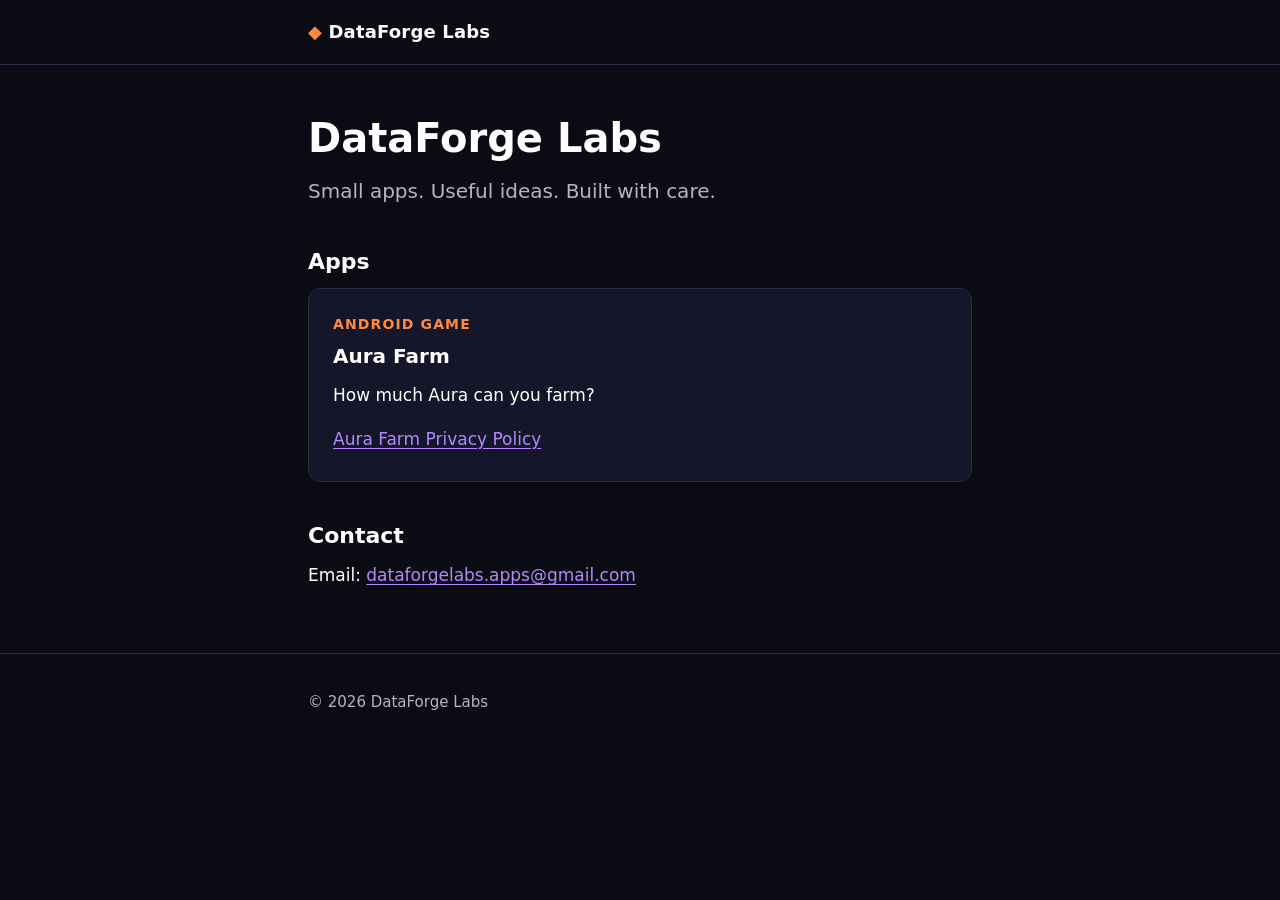
<file: index.html>
<!DOCTYPE html>
<html lang="en">
<head>
  <meta charset="utf-8">
  <meta name="viewport" content="width=device-width, initial-scale=1">
  <title>DataForge Labs</title>
  <meta name="description" content="DataForge Labs builds small, focused apps and digital products.">
  <link rel="icon" href="data:,">
  <link rel="stylesheet" href="/assets/css/site.css">
</head>
<body>
  <a class="skip-link" href="#main">Skip to content</a>

  <header class="site-header">
    <div class="container">
      <a class="brand" href="/"><span class="brand-mark" aria-hidden="true">&#9670;</span> DataForge Labs</a>
    </div>
  </header>

  <main id="main" class="container">
    <h1>DataForge Labs</h1>
    <p class="lead">Small apps. Useful ideas. Built with care.</p>

    <section aria-labelledby="apps-heading">
      <h2 id="apps-heading">Apps</h2>

      <article class="card" aria-labelledby="aura-farm-heading">
        <p class="eyebrow">Android game</p>
        <h3 id="aura-farm-heading">Aura Farm</h3>
        <p>How much Aura can you farm?</p>
        <ul class="card-links">
          <li><a href="/aura-farm/privacy/">Aura Farm Privacy Policy</a></li>
        </ul>
      </article>
    </section>

    <section aria-labelledby="contact-heading">
      <h2 id="contact-heading">Contact</h2>
      <p>Email: <a href="mailto:dataforgelabs.apps@gmail.com">dataforgelabs.apps@gmail.com</a></p>
    </section>
  </main>

  <footer class="site-footer">
    <div class="container">
      <p>&copy; 2026 DataForge Labs</p>
    </div>
  </footer>
</body>
</html>
</file>
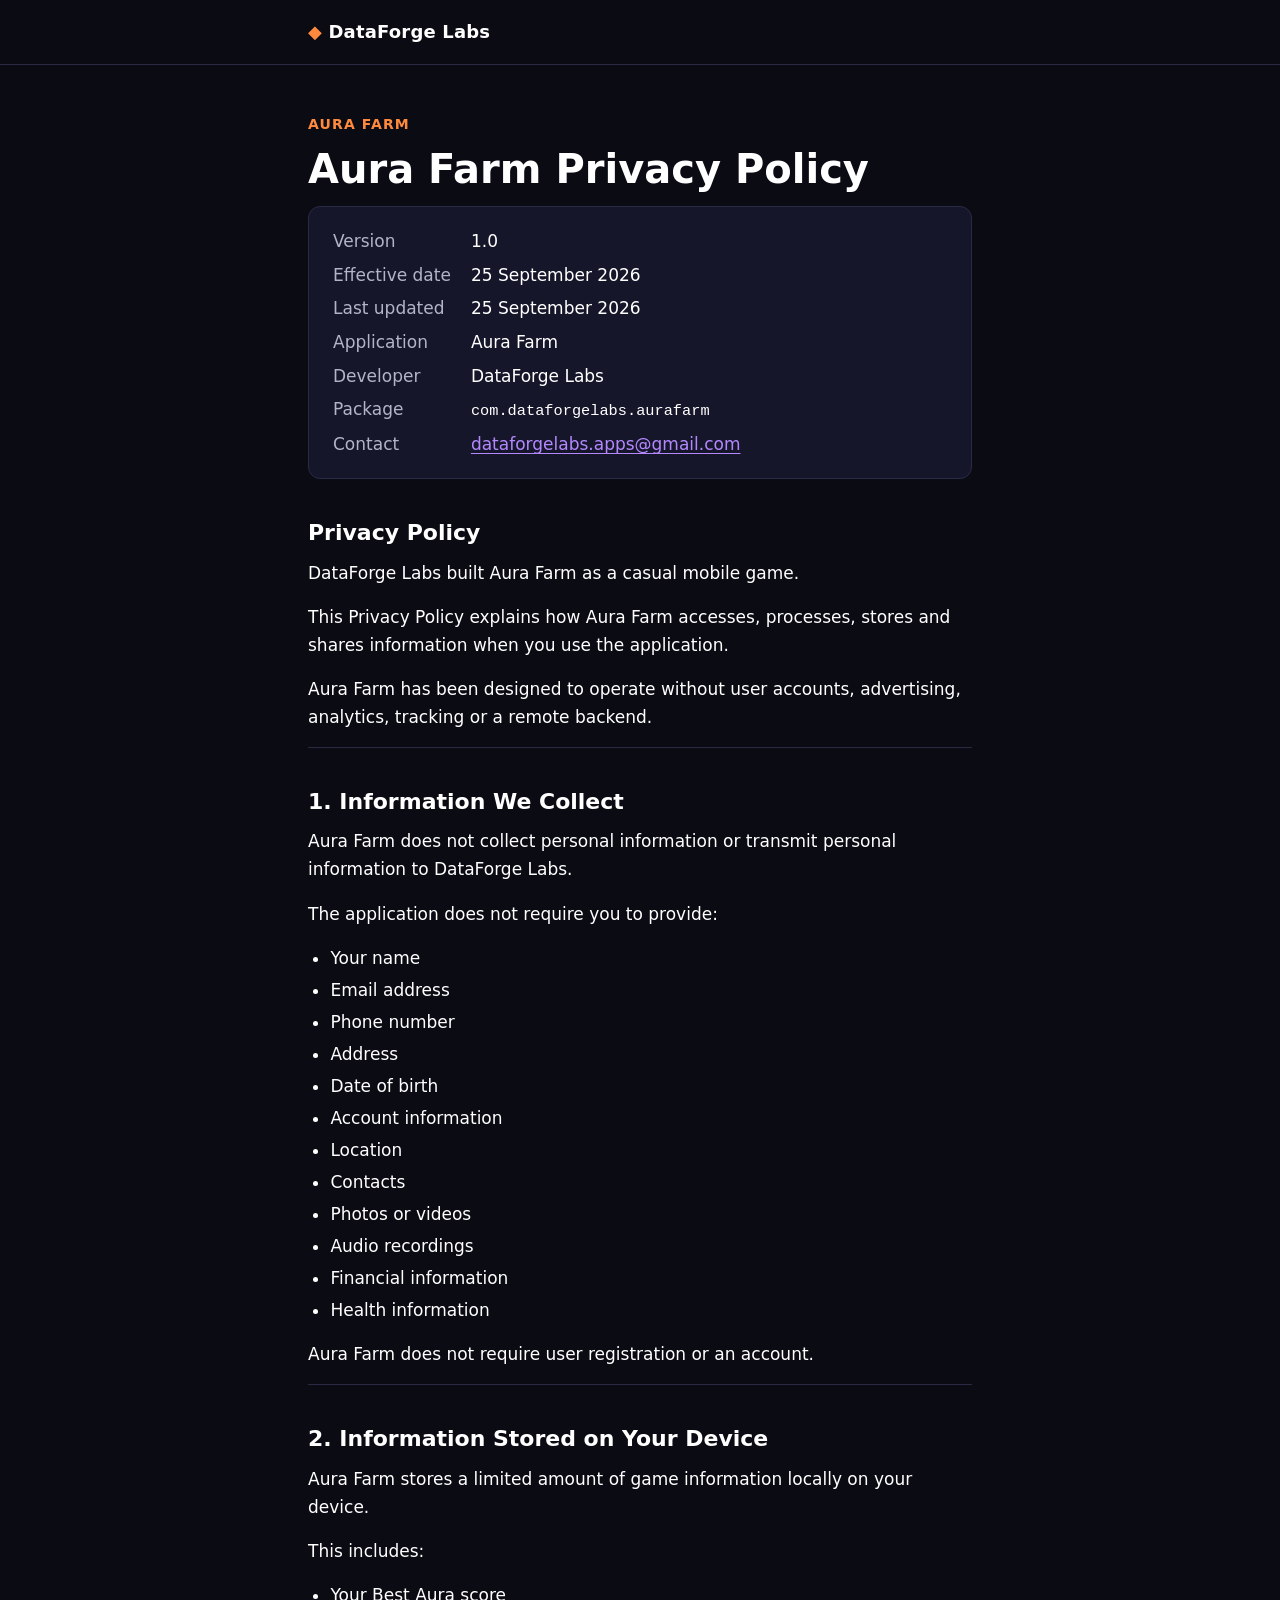
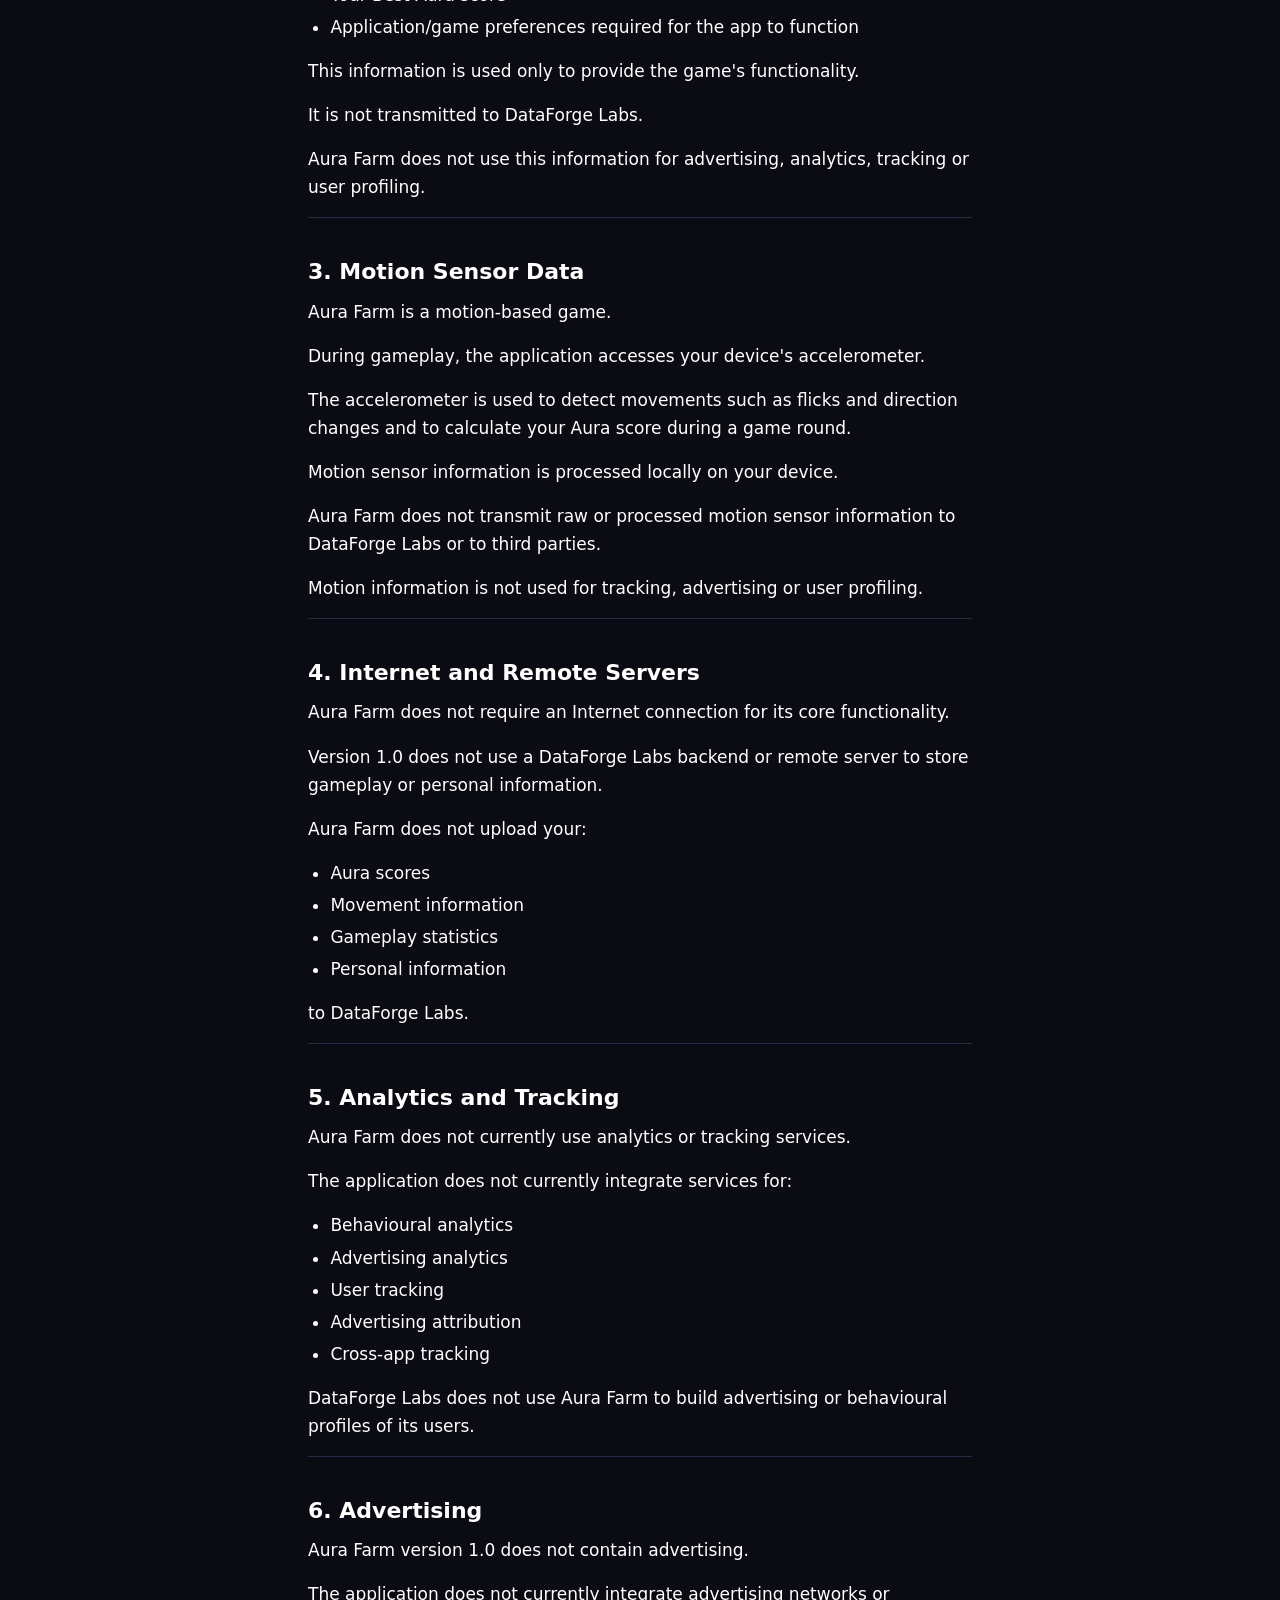
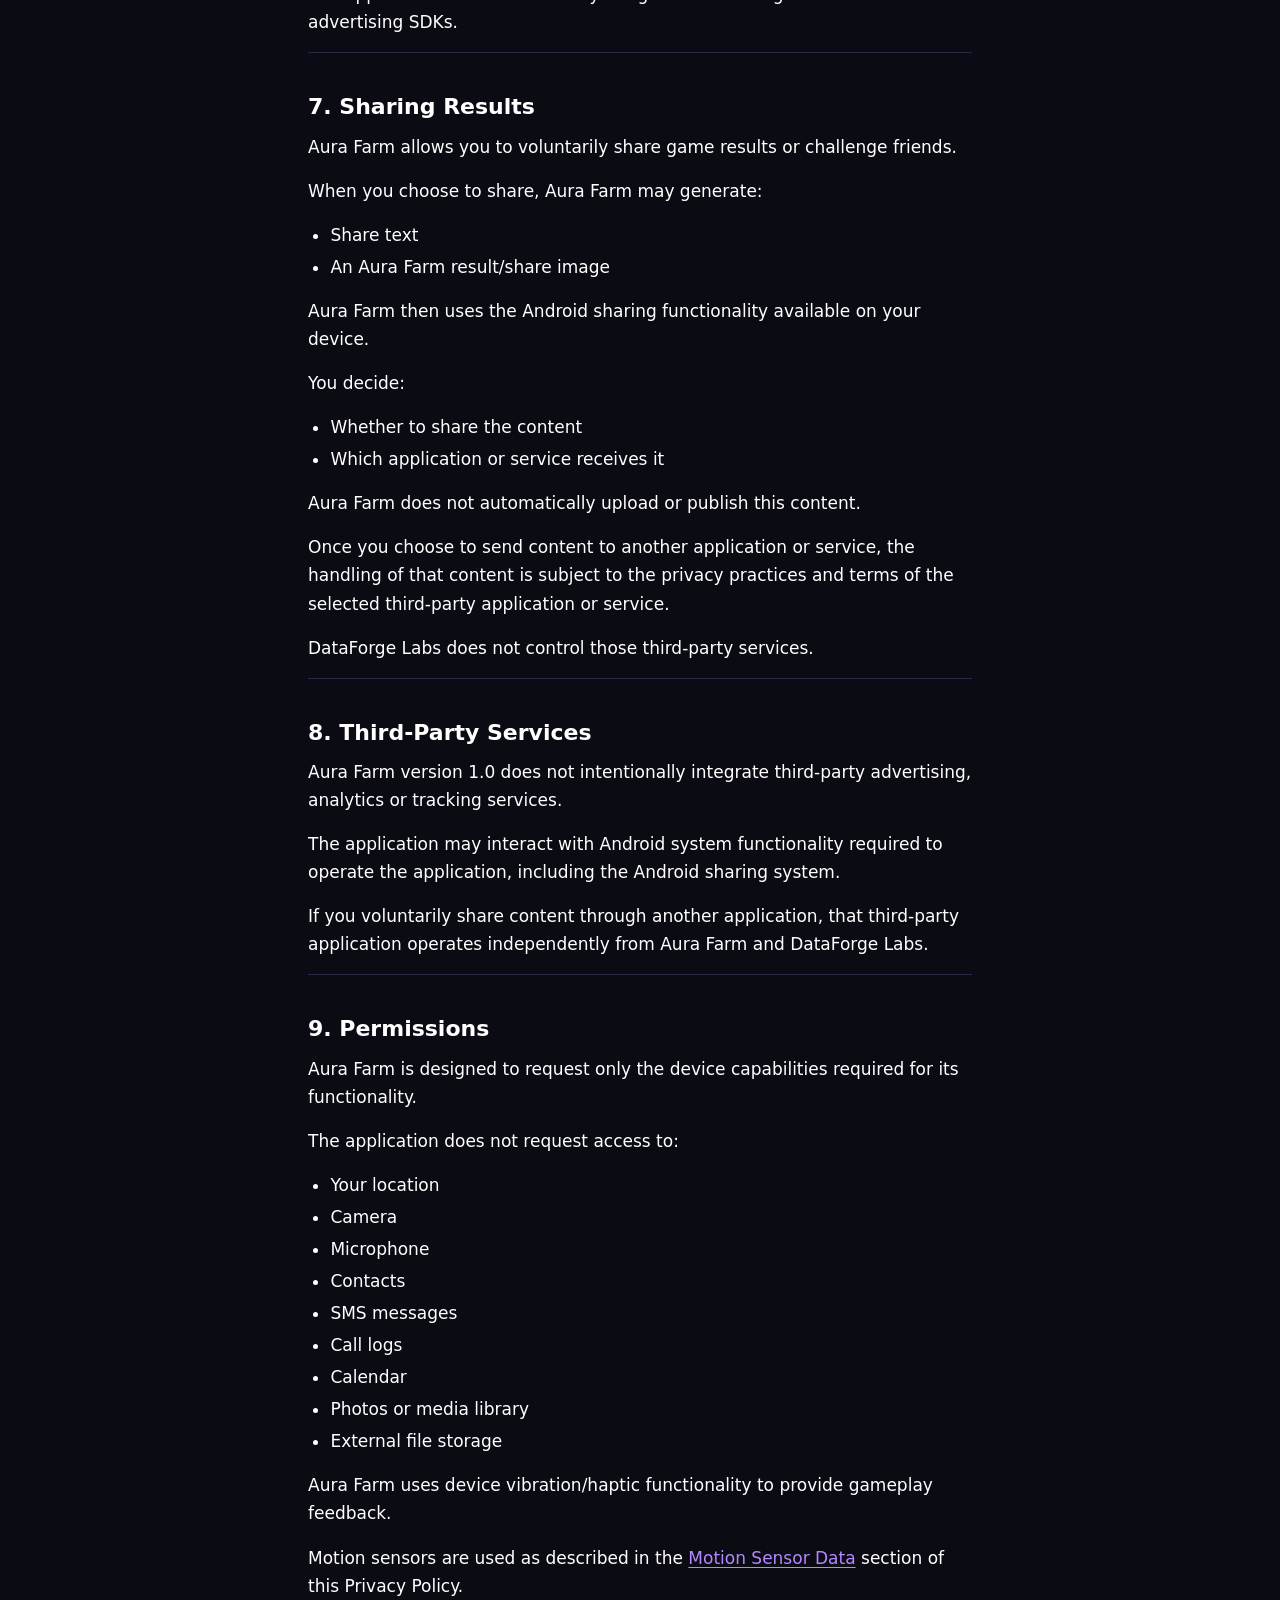
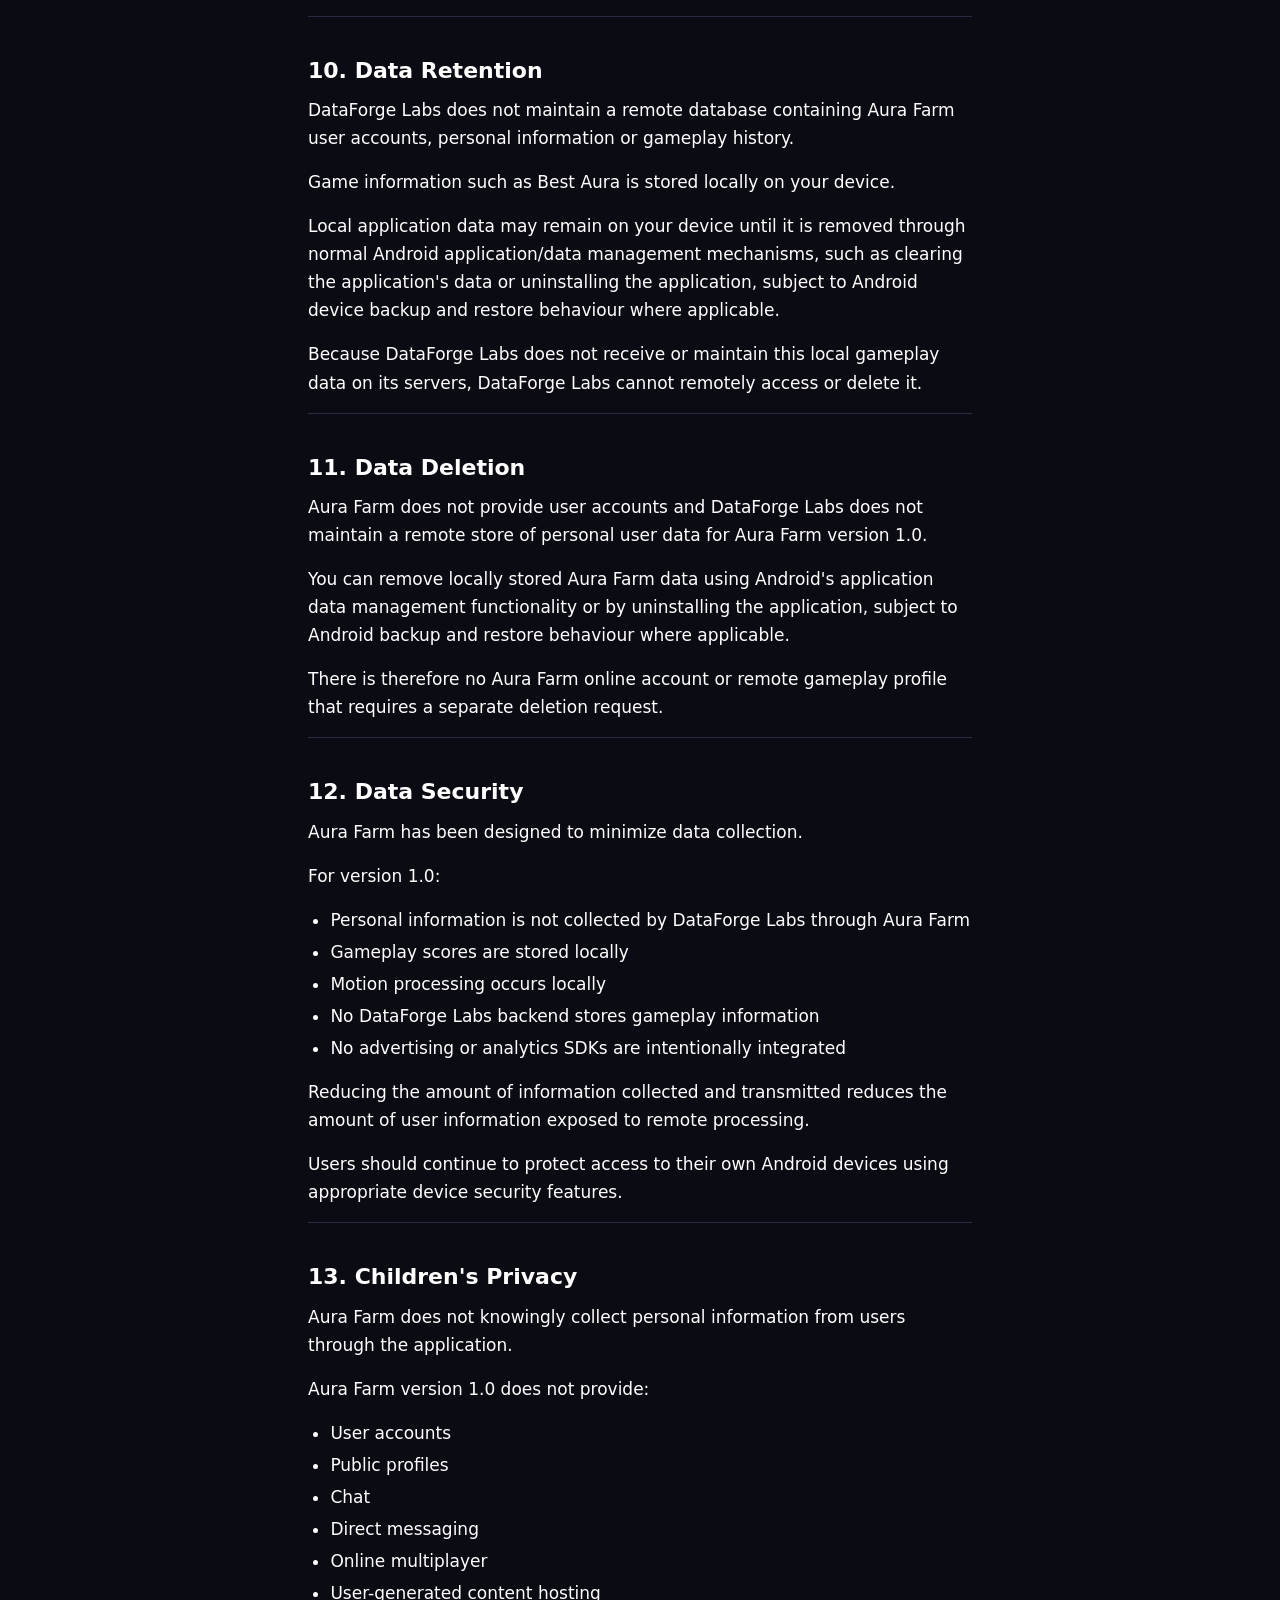
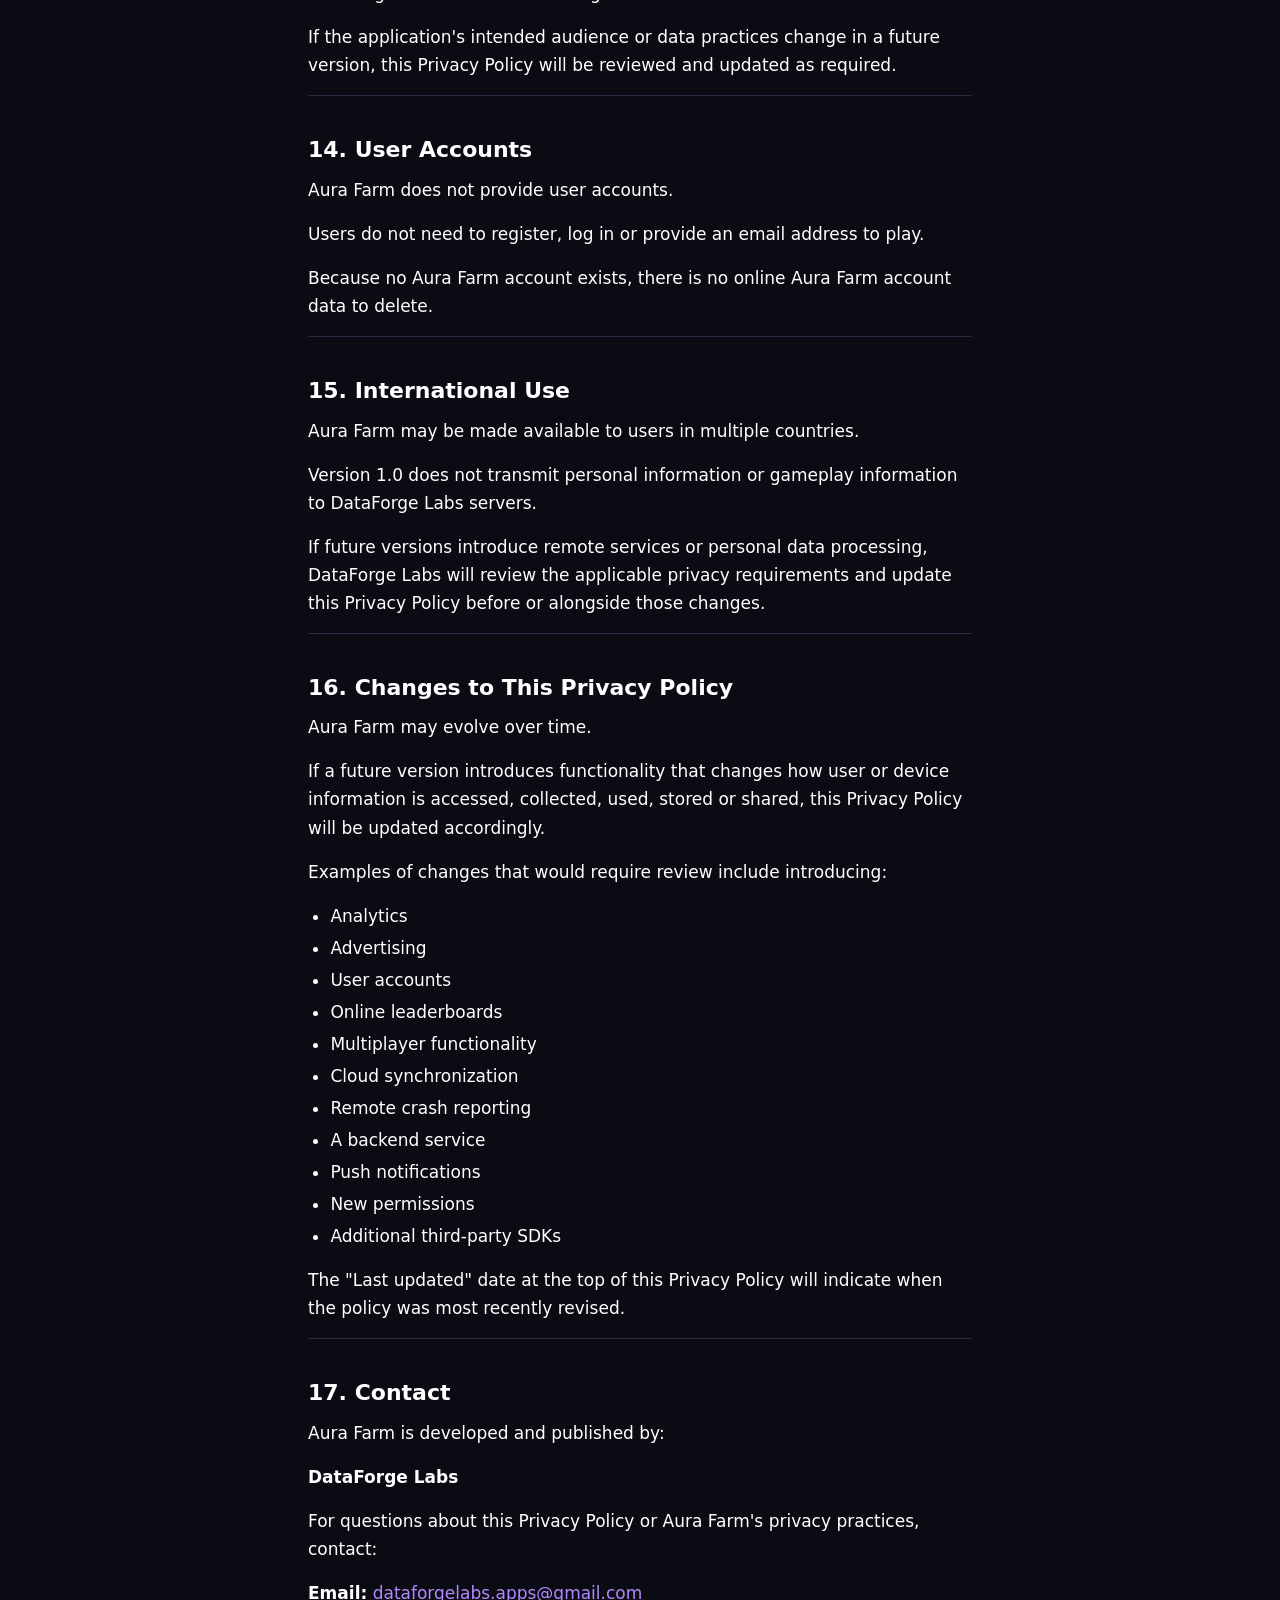
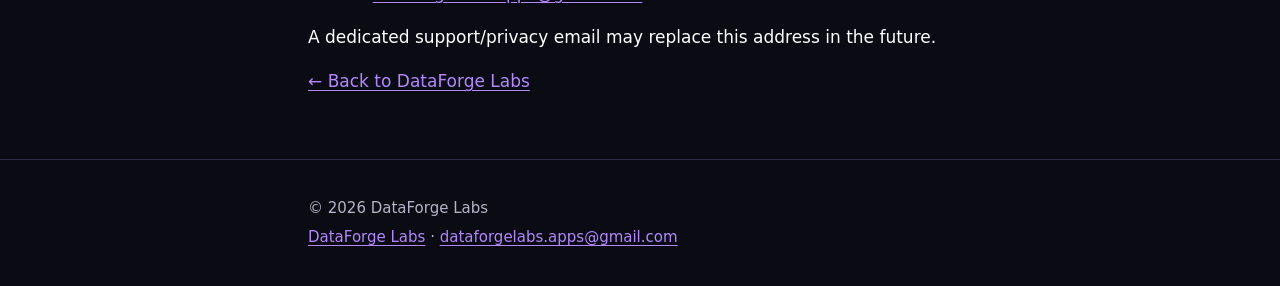
<file: aura-farm/privacy/index.html>
<!DOCTYPE html>
<html lang="en">
<head>
  <meta charset="utf-8">
  <meta name="viewport" content="width=device-width, initial-scale=1">
  <title>Aura Farm Privacy Policy — DataForge Labs</title>
  <meta name="description" content="Privacy Policy for the Aura Farm Android game by DataForge Labs.">
  <link rel="icon" href="data:,">
  <link rel="stylesheet" href="/assets/css/site.css">
</head>
<body>
  <a class="skip-link" href="#main">Skip to content</a>

  <header class="site-header">
    <div class="container">
      <a class="brand" href="/"><span class="brand-mark" aria-hidden="true">&#9670;</span> DataForge Labs</a>
    </div>
  </header>

  <!-- Source: Aura Farm repository, docs/privacy-policy.md (Version 1.0), sections 1-17. -->
  <main id="main" class="container policy">
    <p class="eyebrow">Aura Farm</p>
    <h1>Aura Farm Privacy Policy</h1>

    <dl class="meta">
      <dt>Version</dt>
      <dd>1.0</dd>
      <dt>Effective date</dt>
      <dd><time datetime="2026-09-25">25 September 2026</time></dd>
      <dt>Last updated</dt>
      <dd><time datetime="2026-09-25">25 September 2026</time></dd>
      <dt>Application</dt>
      <dd>Aura Farm</dd>
      <dt>Developer</dt>
      <dd>DataForge Labs</dd>
      <dt>Package</dt>
      <dd><code>com.dataforgelabs.aurafarm</code></dd>
      <dt>Contact</dt>
      <dd><a href="mailto:dataforgelabs.apps@gmail.com">dataforgelabs.apps@gmail.com</a></dd>
    </dl>

    <section aria-labelledby="privacy-policy">
      <h2 id="privacy-policy">Privacy Policy</h2>
      <p>DataForge Labs built Aura Farm as a casual mobile game.</p>
      <p>This Privacy Policy explains how Aura Farm accesses, processes, stores and shares information when you use the application.</p>
      <p>Aura Farm has been designed to operate without user accounts, advertising, analytics, tracking or a remote backend.</p>
    </section>

    <section aria-labelledby="information-we-collect">
      <h2 id="information-we-collect">1. Information We Collect</h2>
      <p>Aura Farm does not collect personal information or transmit personal information to DataForge Labs.</p>
      <p>The application does not require you to provide:</p>
      <ul>
        <li>Your name</li>
        <li>Email address</li>
        <li>Phone number</li>
        <li>Address</li>
        <li>Date of birth</li>
        <li>Account information</li>
        <li>Location</li>
        <li>Contacts</li>
        <li>Photos or videos</li>
        <li>Audio recordings</li>
        <li>Financial information</li>
        <li>Health information</li>
      </ul>
      <p>Aura Farm does not require user registration or an account.</p>
    </section>

    <section aria-labelledby="information-stored">
      <h2 id="information-stored">2. Information Stored on Your Device</h2>
      <p>Aura Farm stores a limited amount of game information locally on your device.</p>
      <p>This includes:</p>
      <ul>
        <li>Your Best Aura score</li>
        <li>Application/game preferences required for the app to function</li>
      </ul>
      <p>This information is used only to provide the game's functionality.</p>
      <p>It is not transmitted to DataForge Labs.</p>
      <p>Aura Farm does not use this information for advertising, analytics, tracking or user profiling.</p>
    </section>

    <section aria-labelledby="motion-sensor-data">
      <h2 id="motion-sensor-data">3. Motion Sensor Data</h2>
      <p>Aura Farm is a motion-based game.</p>
      <p>During gameplay, the application accesses your device's accelerometer.</p>
      <p>The accelerometer is used to detect movements such as flicks and direction changes and to calculate your Aura score during a game round.</p>
      <p>Motion sensor information is processed locally on your device.</p>
      <p>Aura Farm does not transmit raw or processed motion sensor information to DataForge Labs or to third parties.</p>
      <p>Motion information is not used for tracking, advertising or user profiling.</p>
    </section>

    <section aria-labelledby="internet">
      <h2 id="internet">4. Internet and Remote Servers</h2>
      <p>Aura Farm does not require an Internet connection for its core functionality.</p>
      <p>Version 1.0 does not use a DataForge Labs backend or remote server to store gameplay or personal information.</p>
      <p>Aura Farm does not upload your:</p>
      <ul>
        <li>Aura scores</li>
        <li>Movement information</li>
        <li>Gameplay statistics</li>
        <li>Personal information</li>
      </ul>
      <p>to DataForge Labs.</p>
    </section>

    <section aria-labelledby="analytics">
      <h2 id="analytics">5. Analytics and Tracking</h2>
      <p>Aura Farm does not currently use analytics or tracking services.</p>
      <p>The application does not currently integrate services for:</p>
      <ul>
        <li>Behavioural analytics</li>
        <li>Advertising analytics</li>
        <li>User tracking</li>
        <li>Advertising attribution</li>
        <li>Cross-app tracking</li>
      </ul>
      <p>DataForge Labs does not use Aura Farm to build advertising or behavioural profiles of its users.</p>
    </section>

    <section aria-labelledby="advertising">
      <h2 id="advertising">6. Advertising</h2>
      <p>Aura Farm version 1.0 does not contain advertising.</p>
      <p>The application does not currently integrate advertising networks or advertising SDKs.</p>
    </section>

    <section aria-labelledby="sharing">
      <h2 id="sharing">7. Sharing Results</h2>
      <p>Aura Farm allows you to voluntarily share game results or challenge friends.</p>
      <p>When you choose to share, Aura Farm may generate:</p>
      <ul>
        <li>Share text</li>
        <li>An Aura Farm result/share image</li>
      </ul>
      <p>Aura Farm then uses the Android sharing functionality available on your device.</p>
      <p>You decide:</p>
      <ul>
        <li>Whether to share the content</li>
        <li>Which application or service receives it</li>
      </ul>
      <p>Aura Farm does not automatically upload or publish this content.</p>
      <p>Once you choose to send content to another application or service, the handling of that content is subject to the privacy practices and terms of the selected third-party application or service.</p>
      <p>DataForge Labs does not control those third-party services.</p>
    </section>

    <section aria-labelledby="third-party">
      <h2 id="third-party">8. Third-Party Services</h2>
      <p>Aura Farm version 1.0 does not intentionally integrate third-party advertising, analytics or tracking services.</p>
      <p>The application may interact with Android system functionality required to operate the application, including the Android sharing system.</p>
      <p>If you voluntarily share content through another application, that third-party application operates independently from Aura Farm and DataForge Labs.</p>
    </section>

    <section aria-labelledby="permissions">
      <h2 id="permissions">9. Permissions</h2>
      <p>Aura Farm is designed to request only the device capabilities required for its functionality.</p>
      <p>The application does not request access to:</p>
      <ul>
        <li>Your location</li>
        <li>Camera</li>
        <li>Microphone</li>
        <li>Contacts</li>
        <li>SMS messages</li>
        <li>Call logs</li>
        <li>Calendar</li>
        <li>Photos or media library</li>
        <li>External file storage</li>
      </ul>
      <p>Aura Farm uses device vibration/haptic functionality to provide gameplay feedback.</p>
      <p>Motion sensors are used as described in the <a href="#motion-sensor-data">Motion Sensor Data</a> section of this Privacy Policy.</p>
    </section>

    <section aria-labelledby="retention">
      <h2 id="retention">10. Data Retention</h2>
      <p>DataForge Labs does not maintain a remote database containing Aura Farm user accounts, personal information or gameplay history.</p>
      <p>Game information such as Best Aura is stored locally on your device.</p>
      <p>Local application data may remain on your device until it is removed through normal Android application/data management mechanisms, such as clearing the application's data or uninstalling the application, subject to Android device backup and restore behaviour where applicable.</p>
      <p>Because DataForge Labs does not receive or maintain this local gameplay data on its servers, DataForge Labs cannot remotely access or delete it.</p>
    </section>

    <section aria-labelledby="deletion">
      <h2 id="deletion">11. Data Deletion</h2>
      <p>Aura Farm does not provide user accounts and DataForge Labs does not maintain a remote store of personal user data for Aura Farm version 1.0.</p>
      <p>You can remove locally stored Aura Farm data using Android's application data management functionality or by uninstalling the application, subject to Android backup and restore behaviour where applicable.</p>
      <p>There is therefore no Aura Farm online account or remote gameplay profile that requires a separate deletion request.</p>
    </section>

    <section aria-labelledby="security">
      <h2 id="security">12. Data Security</h2>
      <p>Aura Farm has been designed to minimize data collection.</p>
      <p>For version 1.0:</p>
      <ul>
        <li>Personal information is not collected by DataForge Labs through Aura Farm</li>
        <li>Gameplay scores are stored locally</li>
        <li>Motion processing occurs locally</li>
        <li>No DataForge Labs backend stores gameplay information</li>
        <li>No advertising or analytics SDKs are intentionally integrated</li>
      </ul>
      <p>Reducing the amount of information collected and transmitted reduces the amount of user information exposed to remote processing.</p>
      <p>Users should continue to protect access to their own Android devices using appropriate device security features.</p>
    </section>

    <section aria-labelledby="children">
      <h2 id="children">13. Children's Privacy</h2>
      <p>Aura Farm does not knowingly collect personal information from users through the application.</p>
      <p>Aura Farm version 1.0 does not provide:</p>
      <ul>
        <li>User accounts</li>
        <li>Public profiles</li>
        <li>Chat</li>
        <li>Direct messaging</li>
        <li>Online multiplayer</li>
        <li>User-generated content hosting</li>
      </ul>
      <p>If the application's intended audience or data practices change in a future version, this Privacy Policy will be reviewed and updated as required.</p>
    </section>

    <section aria-labelledby="accounts">
      <h2 id="accounts">14. User Accounts</h2>
      <p>Aura Farm does not provide user accounts.</p>
      <p>Users do not need to register, log in or provide an email address to play.</p>
      <p>Because no Aura Farm account exists, there is no online Aura Farm account data to delete.</p>
    </section>

    <section aria-labelledby="international">
      <h2 id="international">15. International Use</h2>
      <p>Aura Farm may be made available to users in multiple countries.</p>
      <p>Version 1.0 does not transmit personal information or gameplay information to DataForge Labs servers.</p>
      <p>If future versions introduce remote services or personal data processing, DataForge Labs will review the applicable privacy requirements and update this Privacy Policy before or alongside those changes.</p>
    </section>

    <section aria-labelledby="changes">
      <h2 id="changes">16. Changes to This Privacy Policy</h2>
      <p>Aura Farm may evolve over time.</p>
      <p>If a future version introduces functionality that changes how user or device information is accessed, collected, used, stored or shared, this Privacy Policy will be updated accordingly.</p>
      <p>Examples of changes that would require review include introducing:</p>
      <ul>
        <li>Analytics</li>
        <li>Advertising</li>
        <li>User accounts</li>
        <li>Online leaderboards</li>
        <li>Multiplayer functionality</li>
        <li>Cloud synchronization</li>
        <li>Remote crash reporting</li>
        <li>A backend service</li>
        <li>Push notifications</li>
        <li>New permissions</li>
        <li>Additional third-party SDKs</li>
      </ul>
      <p>The "Last updated" date at the top of this Privacy Policy will indicate when the policy was most recently revised.</p>
    </section>

    <section aria-labelledby="contact">
      <h2 id="contact">17. Contact</h2>
      <p>Aura Farm is developed and published by:</p>
      <p><strong>DataForge Labs</strong></p>
      <p>For questions about this Privacy Policy or Aura Farm's privacy practices, contact:</p>
      <p><strong>Email:</strong> <a href="mailto:dataforgelabs.apps@gmail.com">dataforgelabs.apps@gmail.com</a></p>
      <p>A dedicated support/privacy email may replace this address in the future.</p>
    </section>

    <p><a href="/">&larr; Back to DataForge Labs</a></p>
  </main>

  <footer class="site-footer">
    <div class="container">
      <p>&copy; 2026 DataForge Labs</p>
      <p><a href="/">DataForge Labs</a> &middot; <a href="mailto:dataforgelabs.apps@gmail.com">dataforgelabs.apps@gmail.com</a></p>
    </div>
  </footer>
</body>
</html>
</file>
<file: assets/css/site.css>
/* DataForge Labs public site. Static, no external requests. */

:root {
  color-scheme: dark;
  --bg: #0b0b14;
  --surface: #16162a;
  --border: #2a2a45;
  --text: #ffffff;
  --text-muted: #b4b4c8;
  --purple: #b388ff;
  --orange: #ff8a3d;
  --max-width: 44rem;
  --radius: 12px;
  font-family: system-ui, -apple-system, "Segoe UI", Roboto, "Helvetica Neue", Arial, sans-serif;
}

*,
*::before,
*::after {
  box-sizing: border-box;
}

html {
  -webkit-text-size-adjust: 100%;
  text-size-adjust: 100%;
}

body {
  margin: 0;
  background: var(--bg);
  color: var(--text);
  font-size: 1.0625rem;
  line-height: 1.65;
  overflow-wrap: break-word;
}

.container {
  width: 100%;
  max-width: var(--max-width);
  margin: 0 auto;
  padding: 0 1.25rem;
}

/* Skip link */
.skip-link {
  position: absolute;
  left: 1rem;
  top: -3rem;
  padding: 0.5rem 0.75rem;
  background: var(--surface);
  color: var(--text);
  border-radius: 6px;
  z-index: 10;
}

.skip-link:focus {
  top: 1rem;
}

/* Header / footer */
.site-header {
  border-bottom: 1px solid var(--border);
}

.site-header .container {
  display: flex;
  align-items: center;
  min-height: 4rem;
}

.brand {
  color: var(--text);
  font-weight: 700;
  font-size: 1.125rem;
  letter-spacing: 0.01em;
  text-decoration: none;
}

.brand-mark {
  color: var(--orange);
}

.site-footer {
  border-top: 1px solid var(--border);
  margin-top: 4rem;
  padding: 2rem 0;
  color: var(--text-muted);
  font-size: 0.9375rem;
}

.site-footer p {
  margin: 0.25rem 0;
}

/* Typography */
main.container {
  padding-top: 3rem;
}

h1,
h2,
h3 {
  line-height: 1.25;
  margin: 2.5rem 0 0.75rem;
}

h1 {
  font-size: clamp(1.875rem, 6vw, 2.5rem);
  margin-top: 0;
}

h2 {
  font-size: 1.375rem;
}

h3 {
  font-size: 1.25rem;
  margin-top: 0;
}

p,
ul,
dl {
  margin: 0 0 1rem;
}

ul {
  padding-left: 1.4rem;
}

li {
  margin-bottom: 0.25rem;
}

a {
  color: var(--purple);
  text-underline-offset: 0.18em;
}

a:hover {
  color: var(--text);
}

a:focus-visible {
  outline: 3px solid var(--orange);
  outline-offset: 3px;
  border-radius: 3px;
}

code {
  font-family: ui-monospace, SFMono-Regular, Consolas, "Liberation Mono", monospace;
  font-size: 0.9em;
  background: var(--surface);
  padding: 0.1em 0.35em;
  border-radius: 4px;
}

.lead {
  font-size: 1.25rem;
  color: var(--text-muted);
  margin-bottom: 2.5rem;
}

.eyebrow {
  color: var(--orange);
  font-size: 0.875rem;
  font-weight: 600;
  letter-spacing: 0.08em;
  text-transform: uppercase;
  margin: 0 0 0.5rem;
}

.muted {
  color: var(--text-muted);
}

/* Cards */
.card {
  background: var(--surface);
  border: 1px solid var(--border);
  border-radius: var(--radius);
  padding: 1.5rem;
  margin-bottom: 1rem;
}

.card p:last-child {
  margin-bottom: 0;
}

.card-links {
  list-style: none;
  padding: 0;
  margin: 0;
}

/* Policy metadata */
.meta {
  display: grid;
  grid-template-columns: max-content 1fr;
  gap: 0.35rem 1.25rem;
  background: var(--surface);
  border: 1px solid var(--border);
  border-radius: var(--radius);
  padding: 1.25rem 1.5rem;
  margin-bottom: 2.5rem;
}

.meta dt {
  color: var(--text-muted);
}

.meta dd {
  margin: 0;
}

.meta code {
  background: none;
  padding: 0;
}

.policy section {
  border-top: 1px solid var(--border);
}

.policy section:first-of-type {
  border-top: 0;
}

@media (max-width: 30rem) {
  body {
    font-size: 1rem;
  }

  main.container {
    padding-top: 2rem;
  }

  .meta {
    grid-template-columns: 1fr;
    gap: 0;
  }

  .meta dd {
    margin-bottom: 0.6rem;
  }
}
</file>
